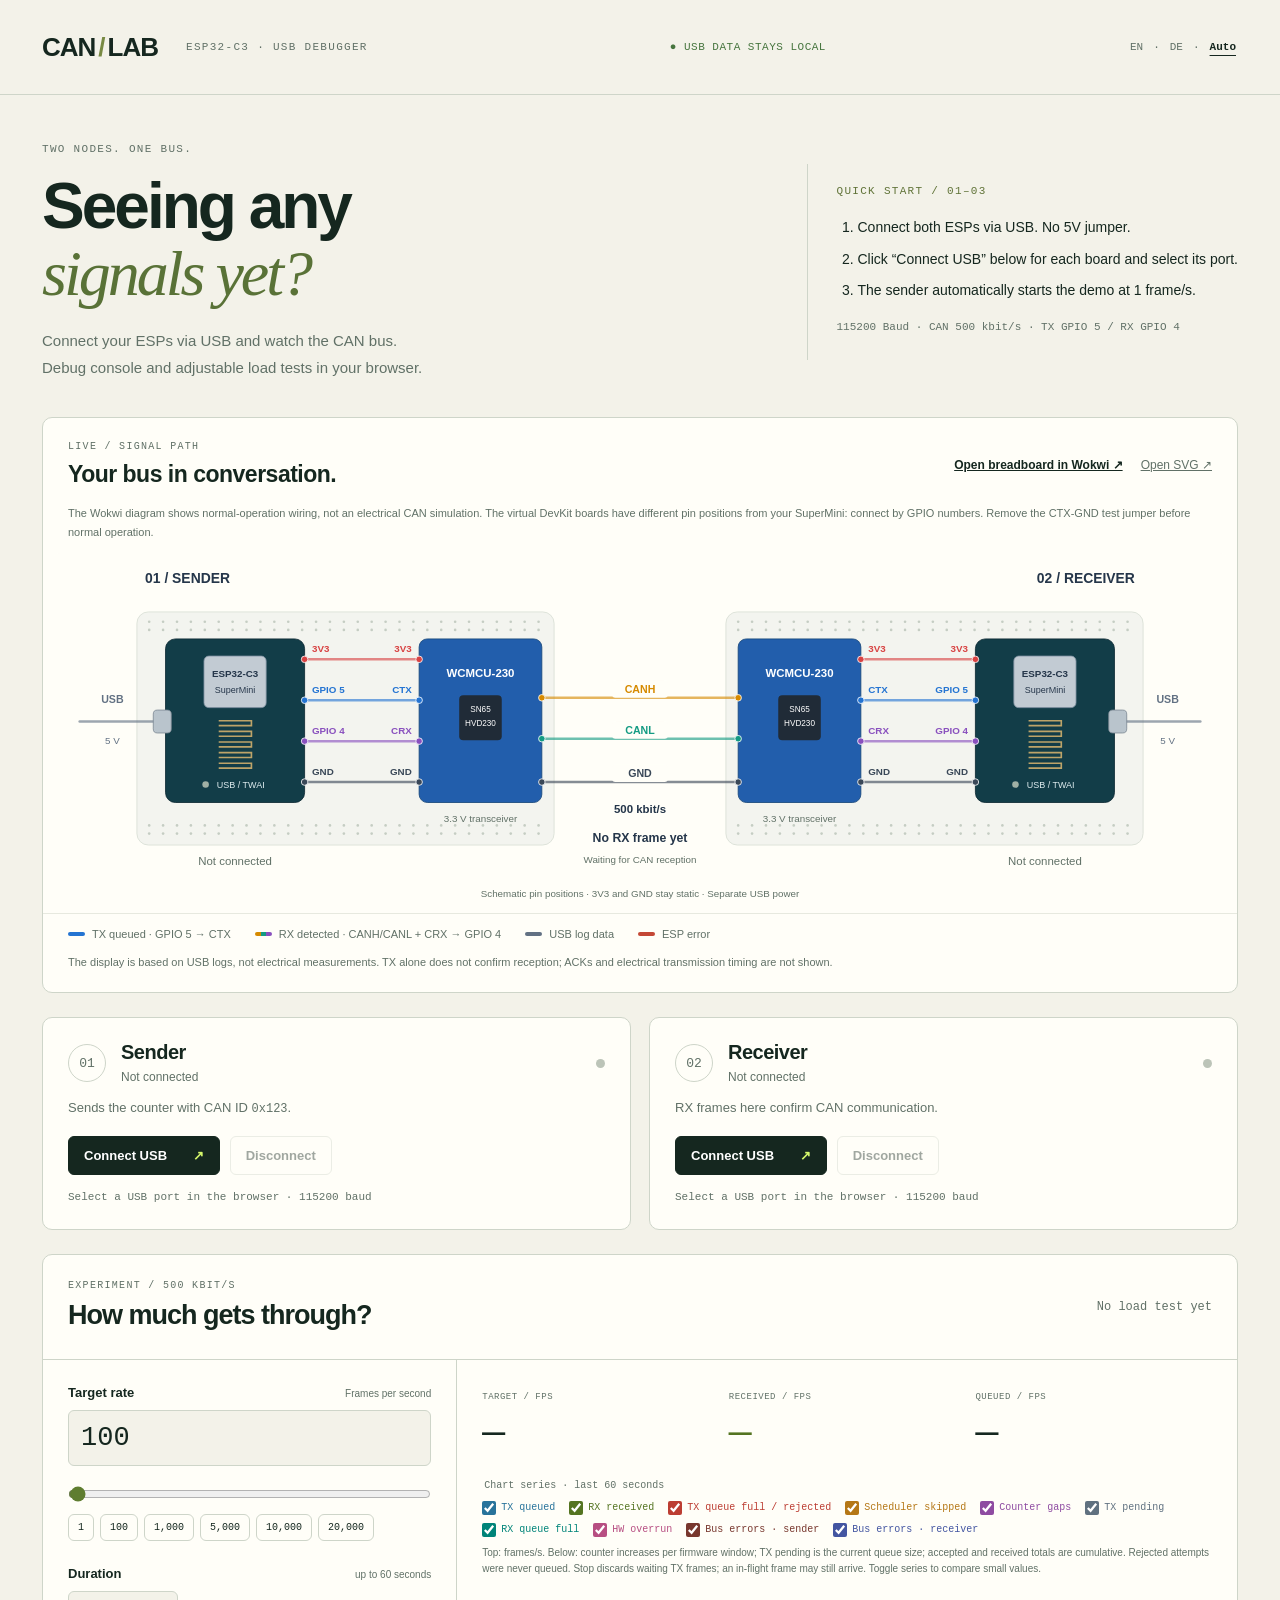
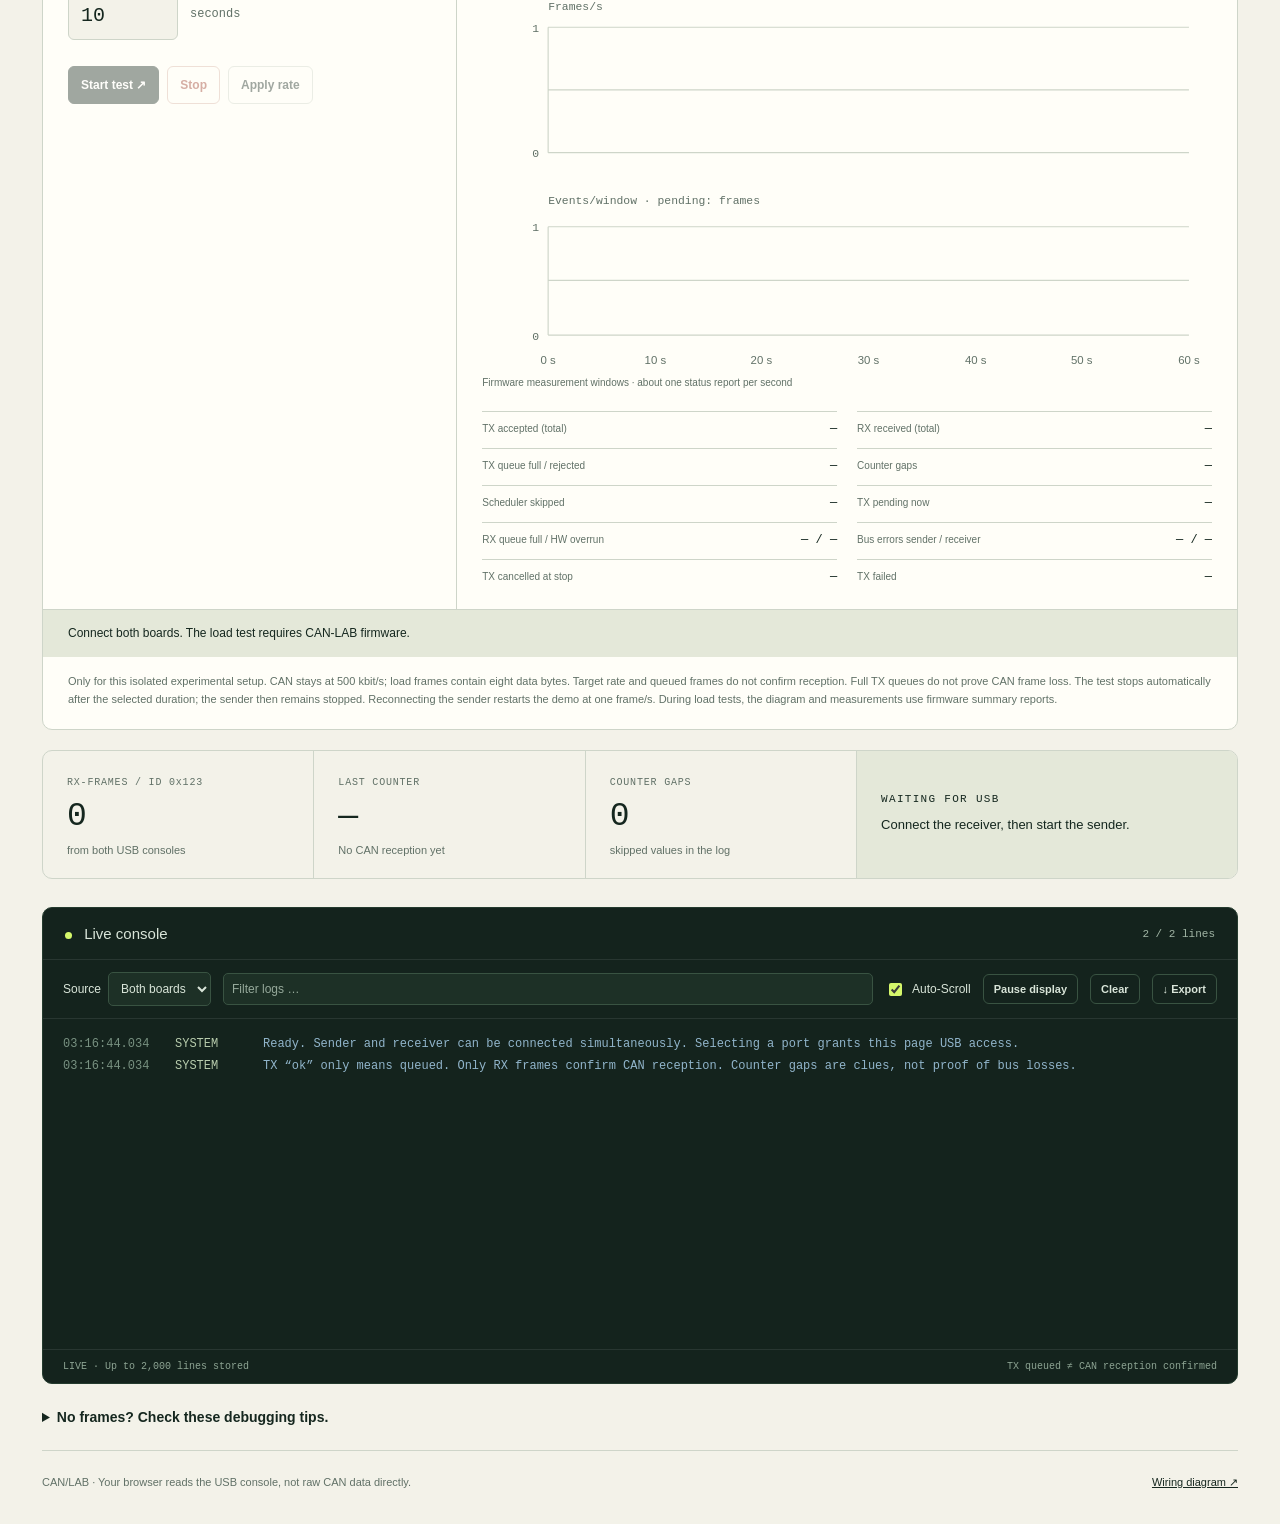
<file: index.html>
<!doctype html>
<html lang="en">
<head>
  <meta charset="UTF-8"><meta name="viewport" content="width=device-width,initial-scale=1">
  <title>CAN/LAB — USB Debug Console &amp; CAN Load Tests</title>
  <meta name="description" content="Connect two ESP32-C3 boards, watch CAN traffic, and run adjustable load tests directly in your browser with Web Serial.">
  <link rel="canonical" href="https://canlab.andrelademann.de/">
  <meta property="og:type" content="website">
  <meta property="og:site_name" content="CAN/LAB">
  <meta property="og:locale" content="en_US">
  <meta property="og:title" content="CAN/LAB — USB Debug Console &amp; CAN Load Tests">
  <meta property="og:description" content="Connect two ESP32-C3 boards, watch CAN traffic, and run adjustable load tests directly in your browser with Web Serial.">
  <meta property="og:url" content="https://canlab.andrelademann.de/">
  <meta property="og:image" content="https://canlab.andrelademann.de/docs/canlab-opengraph.png">
  <meta property="og:image:type" content="image/png">
  <meta property="og:image:width" content="1731">
  <meta property="og:image:height" content="909">
  <meta property="og:image:alt" content="CAN/LAB: Two nodes. One bus. Two ESP32-C3 boards connected through CAN transceivers.">
  <meta name="twitter:card" content="summary_large_image">
  <meta name="twitter:title" content="CAN/LAB — USB Debug Console &amp; CAN Load Tests">
  <meta name="twitter:description" content="Connect two ESP32-C3 boards, watch CAN traffic, and run adjustable load tests directly in your browser with Web Serial.">
  <meta name="twitter:image" content="https://canlab.andrelademann.de/docs/canlab-opengraph.png">
  <meta name="twitter:image:alt" content="CAN/LAB: Two nodes. One bus. Two ESP32-C3 boards connected through CAN transceivers.">
  <link rel="stylesheet" href="debug/style.css?v=recovery-notice1">
  <script type="module" src="debug/app.mjs?v=recovery-notice1"></script>
  <script type="module" src="debug/pwa.mjs"></script>
  <!-- PWA metadata: generated by scripts/generate_pwa_assets.py -->
  <link rel="manifest" href="./manifest.webmanifest">
  <meta name="theme-color" content="#15271f">
  <meta name="mobile-web-app-capable" content="yes">
  <meta name="apple-mobile-web-app-capable" content="yes">
  <meta name="apple-mobile-web-app-title" content="CAN/LAB">
  <meta name="apple-mobile-web-app-status-bar-style" content="default">
  <meta name="msapplication-config" content="./browserconfig.xml">
  <meta name="msapplication-TileColor" content="#15271f">
  <link rel="icon" href="./pwa/icons/favicon.ico" sizes="any">
  <link rel="icon" type="image/png" sizes="16x16" href="./pwa/icons/favicon-16.png">
  <link rel="icon" type="image/png" sizes="32x32" href="./pwa/icons/favicon-32.png">
  <link rel="apple-touch-icon" sizes="152x152" href="./pwa/icons/apple-touch-icon-152.png">
  <link rel="apple-touch-icon" sizes="167x167" href="./pwa/icons/apple-touch-icon-167.png">
  <link rel="apple-touch-icon" sizes="180x180" href="./pwa/icons/apple-touch-icon-180.png">
  <link rel="apple-touch-startup-image" href="./pwa/splash/apple-splash-640x1136.png" media="(device-width: 320px) and (device-height: 568px) and (-webkit-device-pixel-ratio: 2) and (orientation: portrait)">
  <link rel="apple-touch-startup-image" href="./pwa/splash/apple-splash-1136x640.png" media="(device-width: 320px) and (device-height: 568px) and (-webkit-device-pixel-ratio: 2) and (orientation: landscape)">
  <link rel="apple-touch-startup-image" href="./pwa/splash/apple-splash-750x1334.png" media="(device-width: 375px) and (device-height: 667px) and (-webkit-device-pixel-ratio: 2) and (orientation: portrait)">
  <link rel="apple-touch-startup-image" href="./pwa/splash/apple-splash-1334x750.png" media="(device-width: 375px) and (device-height: 667px) and (-webkit-device-pixel-ratio: 2) and (orientation: landscape)">
  <link rel="apple-touch-startup-image" href="./pwa/splash/apple-splash-1242x2208.png" media="(device-width: 414px) and (device-height: 736px) and (-webkit-device-pixel-ratio: 3) and (orientation: portrait)">
  <link rel="apple-touch-startup-image" href="./pwa/splash/apple-splash-2208x1242.png" media="(device-width: 414px) and (device-height: 736px) and (-webkit-device-pixel-ratio: 3) and (orientation: landscape)">
  <link rel="apple-touch-startup-image" href="./pwa/splash/apple-splash-1125x2436.png" media="(device-width: 375px) and (device-height: 812px) and (-webkit-device-pixel-ratio: 3) and (orientation: portrait)">
  <link rel="apple-touch-startup-image" href="./pwa/splash/apple-splash-2436x1125.png" media="(device-width: 375px) and (device-height: 812px) and (-webkit-device-pixel-ratio: 3) and (orientation: landscape)">
  <link rel="apple-touch-startup-image" href="./pwa/splash/apple-splash-828x1792.png" media="(device-width: 414px) and (device-height: 896px) and (-webkit-device-pixel-ratio: 2) and (orientation: portrait)">
  <link rel="apple-touch-startup-image" href="./pwa/splash/apple-splash-1792x828.png" media="(device-width: 414px) and (device-height: 896px) and (-webkit-device-pixel-ratio: 2) and (orientation: landscape)">
  <link rel="apple-touch-startup-image" href="./pwa/splash/apple-splash-1242x2688.png" media="(device-width: 414px) and (device-height: 896px) and (-webkit-device-pixel-ratio: 3) and (orientation: portrait)">
  <link rel="apple-touch-startup-image" href="./pwa/splash/apple-splash-2688x1242.png" media="(device-width: 414px) and (device-height: 896px) and (-webkit-device-pixel-ratio: 3) and (orientation: landscape)">
  <link rel="apple-touch-startup-image" href="./pwa/splash/apple-splash-1080x2340.png" media="(device-width: 360px) and (device-height: 780px) and (-webkit-device-pixel-ratio: 3) and (orientation: portrait)">
  <link rel="apple-touch-startup-image" href="./pwa/splash/apple-splash-2340x1080.png" media="(device-width: 360px) and (device-height: 780px) and (-webkit-device-pixel-ratio: 3) and (orientation: landscape)">
  <link rel="apple-touch-startup-image" href="./pwa/splash/apple-splash-1170x2532.png" media="(device-width: 390px) and (device-height: 844px) and (-webkit-device-pixel-ratio: 3) and (orientation: portrait)">
  <link rel="apple-touch-startup-image" href="./pwa/splash/apple-splash-2532x1170.png" media="(device-width: 390px) and (device-height: 844px) and (-webkit-device-pixel-ratio: 3) and (orientation: landscape)">
  <link rel="apple-touch-startup-image" href="./pwa/splash/apple-splash-1179x2556.png" media="(device-width: 393px) and (device-height: 852px) and (-webkit-device-pixel-ratio: 3) and (orientation: portrait)">
  <link rel="apple-touch-startup-image" href="./pwa/splash/apple-splash-2556x1179.png" media="(device-width: 393px) and (device-height: 852px) and (-webkit-device-pixel-ratio: 3) and (orientation: landscape)">
  <link rel="apple-touch-startup-image" href="./pwa/splash/apple-splash-1206x2622.png" media="(device-width: 402px) and (device-height: 874px) and (-webkit-device-pixel-ratio: 3) and (orientation: portrait)">
  <link rel="apple-touch-startup-image" href="./pwa/splash/apple-splash-2622x1206.png" media="(device-width: 402px) and (device-height: 874px) and (-webkit-device-pixel-ratio: 3) and (orientation: landscape)">
  <link rel="apple-touch-startup-image" href="./pwa/splash/apple-splash-1260x2736.png" media="(device-width: 420px) and (device-height: 912px) and (-webkit-device-pixel-ratio: 3) and (orientation: portrait)">
  <link rel="apple-touch-startup-image" href="./pwa/splash/apple-splash-2736x1260.png" media="(device-width: 420px) and (device-height: 912px) and (-webkit-device-pixel-ratio: 3) and (orientation: landscape)">
  <link rel="apple-touch-startup-image" href="./pwa/splash/apple-splash-1284x2778.png" media="(device-width: 428px) and (device-height: 926px) and (-webkit-device-pixel-ratio: 3) and (orientation: portrait)">
  <link rel="apple-touch-startup-image" href="./pwa/splash/apple-splash-2778x1284.png" media="(device-width: 428px) and (device-height: 926px) and (-webkit-device-pixel-ratio: 3) and (orientation: landscape)">
  <link rel="apple-touch-startup-image" href="./pwa/splash/apple-splash-1290x2796.png" media="(device-width: 430px) and (device-height: 932px) and (-webkit-device-pixel-ratio: 3) and (orientation: portrait)">
  <link rel="apple-touch-startup-image" href="./pwa/splash/apple-splash-2796x1290.png" media="(device-width: 430px) and (device-height: 932px) and (-webkit-device-pixel-ratio: 3) and (orientation: landscape)">
  <link rel="apple-touch-startup-image" href="./pwa/splash/apple-splash-1320x2868.png" media="(device-width: 440px) and (device-height: 956px) and (-webkit-device-pixel-ratio: 3) and (orientation: portrait)">
  <link rel="apple-touch-startup-image" href="./pwa/splash/apple-splash-2868x1320.png" media="(device-width: 440px) and (device-height: 956px) and (-webkit-device-pixel-ratio: 3) and (orientation: landscape)">
  <link rel="apple-touch-startup-image" href="./pwa/splash/apple-splash-1536x2048.png" media="(device-width: 768px) and (device-height: 1024px) and (-webkit-device-pixel-ratio: 2) and (orientation: portrait)">
  <link rel="apple-touch-startup-image" href="./pwa/splash/apple-splash-2048x1536.png" media="(device-width: 768px) and (device-height: 1024px) and (-webkit-device-pixel-ratio: 2) and (orientation: landscape)">
  <link rel="apple-touch-startup-image" href="./pwa/splash/apple-splash-1620x2160.png" media="(device-width: 810px) and (device-height: 1080px) and (-webkit-device-pixel-ratio: 2) and (orientation: portrait)">
  <link rel="apple-touch-startup-image" href="./pwa/splash/apple-splash-2160x1620.png" media="(device-width: 810px) and (device-height: 1080px) and (-webkit-device-pixel-ratio: 2) and (orientation: landscape)">
  <link rel="apple-touch-startup-image" href="./pwa/splash/apple-splash-1640x2360.png" media="(device-width: 820px) and (device-height: 1180px) and (-webkit-device-pixel-ratio: 2) and (orientation: portrait)">
  <link rel="apple-touch-startup-image" href="./pwa/splash/apple-splash-2360x1640.png" media="(device-width: 820px) and (device-height: 1180px) and (-webkit-device-pixel-ratio: 2) and (orientation: landscape)">
  <link rel="apple-touch-startup-image" href="./pwa/splash/apple-splash-1668x2224.png" media="(device-width: 834px) and (device-height: 1112px) and (-webkit-device-pixel-ratio: 2) and (orientation: portrait)">
  <link rel="apple-touch-startup-image" href="./pwa/splash/apple-splash-2224x1668.png" media="(device-width: 834px) and (device-height: 1112px) and (-webkit-device-pixel-ratio: 2) and (orientation: landscape)">
  <link rel="apple-touch-startup-image" href="./pwa/splash/apple-splash-1668x2388.png" media="(device-width: 834px) and (device-height: 1194px) and (-webkit-device-pixel-ratio: 2) and (orientation: portrait)">
  <link rel="apple-touch-startup-image" href="./pwa/splash/apple-splash-2388x1668.png" media="(device-width: 834px) and (device-height: 1194px) and (-webkit-device-pixel-ratio: 2) and (orientation: landscape)">
  <link rel="apple-touch-startup-image" href="./pwa/splash/apple-splash-1668x2420.png" media="(device-width: 834px) and (device-height: 1210px) and (-webkit-device-pixel-ratio: 2) and (orientation: portrait)">
  <link rel="apple-touch-startup-image" href="./pwa/splash/apple-splash-2420x1668.png" media="(device-width: 834px) and (device-height: 1210px) and (-webkit-device-pixel-ratio: 2) and (orientation: landscape)">
  <link rel="apple-touch-startup-image" href="./pwa/splash/apple-splash-1488x2266.png" media="(device-width: 744px) and (device-height: 1133px) and (-webkit-device-pixel-ratio: 2) and (orientation: portrait)">
  <link rel="apple-touch-startup-image" href="./pwa/splash/apple-splash-2266x1488.png" media="(device-width: 744px) and (device-height: 1133px) and (-webkit-device-pixel-ratio: 2) and (orientation: landscape)">
  <link rel="apple-touch-startup-image" href="./pwa/splash/apple-splash-2064x2752.png" media="(device-width: 1032px) and (device-height: 1376px) and (-webkit-device-pixel-ratio: 2) and (orientation: portrait)">
  <link rel="apple-touch-startup-image" href="./pwa/splash/apple-splash-2752x2064.png" media="(device-width: 1032px) and (device-height: 1376px) and (-webkit-device-pixel-ratio: 2) and (orientation: landscape)">
  <link rel="apple-touch-startup-image" href="./pwa/splash/apple-splash-2048x2732.png" media="(device-width: 1024px) and (device-height: 1366px) and (-webkit-device-pixel-ratio: 2) and (orientation: portrait)">
  <link rel="apple-touch-startup-image" href="./pwa/splash/apple-splash-2732x2048.png" media="(device-width: 1024px) and (device-height: 1366px) and (-webkit-device-pixel-ratio: 2) and (orientation: landscape)">
  <!-- End PWA metadata -->
</head>
<body>
  <header><a class="wordmark" href="./">CAN<span>/</span>LAB</a><span class="edition">ESP32-C3 · USB DEBUGGER</span><span class="local">● USB DATA STAYS LOCAL</span><nav class="language-menu" aria-label="Language"><button type="button" data-language="en" lang="en" aria-pressed="false">EN</button><span aria-hidden="true">·</span><button type="button" data-language="de" lang="de" aria-pressed="false">DE</button><span aria-hidden="true">·</span><button type="button" data-language="auto" aria-pressed="true">Auto</button></nav></header>
  <main>
    <section class="intro"><div><p class="eyebrow">TWO NODES. ONE BUS.</p><h1>Seeing any<br><em>signals yet?</em></h1><p class="lede">Connect your ESPs via USB and watch the CAN bus.<br>Debug console and adjustable load tests in your browser.</p></div><aside class="setup"><span class="step">QUICK START / 01–03</span><ol><li>Connect both ESPs via USB. No 5V jumper.</li><li>Click “Connect USB” below for each board and select its port.</li><li>The sender automatically starts the demo at 1 frame/s.</li></ol><p>115200 Baud · CAN 500 kbit/s · TX GPIO 5 / RX GPIO 4</p></aside></section>
    <div id="compatibility" class="notice" role="status" hidden></div>
    <section class="communication" aria-labelledby="communication-title">
      <div class="communication-heading"><div><p class="eyebrow">LIVE / SIGNAL PATH</p><h2 id="communication-title">Your bus in conversation.</h2></div><nav class="communication-links" aria-label="Signal and wiring diagrams"><a href="https://wokwi.com/projects/478383260674919425" target="_blank" rel="noopener noreferrer">Open breadboard in Wokwi ↗</a><a href="./docs/canbus-communication.svg?v=builtin-termination" target="_blank" rel="noopener">Open SVG ↗</a></nav></div>
      <p class="wiring-note">The Wokwi diagram shows normal-operation wiring, not an electrical CAN simulation. The virtual DevKit boards have different pin positions from your SuperMini: connect by GPIO numbers. Remove the CTX-GND test jumper before normal operation.</p>
      <div id="communication-diagram" class="communication-diagram" tabindex="0" role="region" aria-label="Signal path between sender and receiver; scroll horizontally if needed">Loading signal diagram …</div>
      <div class="signal-legend" aria-label="Meaning of wire highlights"><span><i class="key tx"></i> TX queued · GPIO 5 → CTX</span><span><i class="key rx"></i> RX detected · CANH/CANL + CRX → GPIO 4</span><span><i class="key usb"></i> USB log data</span><span><i class="key error"></i> ESP error</span></div>
      <p class="signal-note">The display is based on USB logs, not electrical measurements. TX alone does not confirm reception; ACKs and electrical transmission timing are not shown.</p>
    </section>
    <section class="devices" aria-label="USB connections">
      <article class="device" data-device="sender"><div class="device-heading"><span class="number">01</span><div><h2>Sender</h2><span class="device-state">Not connected</span></div><span class="status-dot"></span></div><p>Sends the counter with CAN ID <code>0x123</code>.</p><div class="actions"><button class="connect primary">Connect USB <span>↗</span></button><button class="disconnect" disabled>Disconnect</button></div><p class="device-info">Select a USB port in the browser · 115200 baud</p></article>
      <article class="device" data-device="receiver"><div class="device-heading"><span class="number">02</span><div><h2>Receiver</h2><span class="device-state">Not connected</span></div><span class="status-dot"></span></div><p>RX frames here confirm CAN communication.</p><div class="actions"><button class="connect primary">Connect USB <span>↗</span></button><button class="disconnect" disabled>Disconnect</button></div><p class="device-info">Select a USB port in the browser · 115200 baud</p></article>
    </section>
    <section id="load-test" class="load-test" aria-labelledby="load-title">
      <div class="load-heading"><div><p class="eyebrow">EXPERIMENT / 500 KBIT/S</p><h2 id="load-title">How much gets through?</h2></div><span id="load-elapsed">No load test yet</span></div>
      <div class="load-layout">
        <div class="load-controls">
          <label for="load-rate">Target rate <span>Frames per second</span></label>
          <input id="load-rate" type="number" min="1" max="20000" step="1" value="100" inputmode="numeric">
          <label class="sr-only" for="load-slider">Target rate slider</label><input id="load-slider" type="range" min="5" max="20000" step="5" value="100">
          <div class="load-presets" aria-label="Frame rate presets"><button data-load-rate="1">1</button><button data-load-rate="100">100</button><button data-load-rate="1000">1,000</button><button data-load-rate="5000">5,000</button><button data-load-rate="10000">10,000</button><button data-load-rate="20000">20,000</button></div>
          <label for="load-duration">Duration <span>up to 60 seconds</span></label><div class="load-duration"><input id="load-duration" type="number" min="1" max="60" step="1" value="10" inputmode="numeric"><span>seconds</span></div>
          <div class="load-actions"><button id="load-start" class="primary" disabled>Start test ↗</button><button id="load-stop" class="load-stop" disabled>Stop</button><button id="load-rate-apply" disabled>Apply rate</button></div>
        </div>
        <div class="load-results">
          <div class="load-rates"><div><span>TARGET / FPS</span><strong id="load-target">—</strong></div><div class="measured"><span>RECEIVED / FPS</span><strong id="load-actual">—</strong></div><div><span>QUEUED / FPS</span><strong id="load-queued-rate">—</strong></div></div>
          <p id="can-recovery-notice" class="can-recovery-notice" role="status" hidden></p>
          <fieldset class="load-chart-legend"><legend>Chart series · last 60 seconds</legend><label style="--series-color:#28739b"><input type="checkbox" data-chart-series value="sender" checked><span>TX queued</span></label><label style="--series-color:#547421"><input type="checkbox" data-chart-series value="receiver" checked><span>RX received</span></label><label style="--series-color:#bc3d32"><input type="checkbox" data-chart-series value="rejected" checked><span>TX queue full / rejected</span></label><label style="--series-color:#b57716"><input type="checkbox" data-chart-series value="skipped" checked><span>Scheduler skipped</span></label><label style="--series-color:#8e4ba1"><input type="checkbox" data-chart-series value="gaps" checked><span>Counter gaps</span></label><label style="--series-color:#607180"><input type="checkbox" data-chart-series value="pending" checked><span>TX pending</span></label><label style="--series-color:#008479"><input type="checkbox" data-chart-series value="missed" checked><span>RX queue full</span></label><label style="--series-color:#b74e82"><input type="checkbox" data-chart-series value="overrun" checked><span>HW overrun</span></label><label style="--series-color:#78372e"><input type="checkbox" data-chart-series value="tx_errors" checked><span>Bus errors · sender</span></label><label style="--series-color:#4355a1"><input type="checkbox" data-chart-series value="rx_errors" checked><span>Bus errors · receiver</span></label></fieldset>
          <p class="load-chart-help">Top: frames/s. Below: counter increases per firmware window; TX pending is the current queue size; accepted and received totals are cumulative. Rejected attempts were never queued. Stop discards waiting TX frames; an in-flight frame may still arrive. Toggle series to compare small values.</p>
          <div class="load-chart-scroll" tabindex="0" role="region" aria-label="CAN time chart; scroll horizontally on small screens"><svg class="load-chart" viewBox="0 0 640 335" role="img" aria-labelledby="load-chart-title load-chart-desc">
            <title id="load-chart-title">CAN throughput, queues and errors over time</title><desc id="load-chart-desc">Last 60 seconds on a shared time axis. Upper plot: queued and received frames per second. Lower plot: increases in rejected frames, scheduler skips, counter gaps, RX queue full, hardware overruns and bus errors per firmware measurement window; pending frames are the current queue size. Each series can be toggled. Missing reports remain gaps. Hover over a point for its value and measurement window.</desc>
            <path d="M58 30H620 M58 85H620 M58 140H620 M58 30V140 M58 205H620 M58 252H620 M58 300H620 M58 205V300" class="load-axis"/>
            <text x="58" y="15" class="load-chart-label">Frames/s</text><text id="load-chart-max" x="50" y="34" text-anchor="end" class="load-chart-label">1</text><text x="50" y="144" text-anchor="end" class="load-chart-label">0</text>
            <g class="load-chart-label" text-anchor="middle"><text x="58" y="325" data-chart-second="0">0 s</text><text x="152" y="325" data-chart-second="10">10 s</text><text x="245" y="325" data-chart-second="20">20 s</text><text x="339" y="325" data-chart-second="30">30 s</text><text x="433" y="325" data-chart-second="40">40 s</text><text x="526" y="325" data-chart-second="50">50 s</text><text x="620" y="325" data-chart-second="60">60 s</text></g>
            <text x="58" y="185" class="load-chart-label">Events/window · pending: frames</text><text id="load-diagnostic-max" x="50" y="209" text-anchor="end" class="load-chart-label">1</text><text x="50" y="304" text-anchor="end" class="load-chart-label">0</text>
<path data-chart-path="sender" id="load-tx-line" class="load-series-line" style="stroke:#28739b;stroke-dasharray:5 3"/><path data-chart-path="receiver" id="load-rx-line" class="load-series-line" style="stroke:#547421;stroke-dasharray:none"/><path data-chart-path="rejected" class="load-series-line" style="stroke:#bc3d32;stroke-dasharray:5 3"/><path data-chart-path="skipped" class="load-series-line" style="stroke:#b57716;stroke-dasharray:none"/><path data-chart-path="gaps" class="load-series-line" style="stroke:#8e4ba1;stroke-dasharray:5 3"/><path data-chart-path="pending" class="load-series-line" style="stroke:#607180;stroke-dasharray:none"/><path data-chart-path="missed" class="load-series-line" style="stroke:#008479;stroke-dasharray:5 3"/><path data-chart-path="overrun" class="load-series-line" style="stroke:#b74e82;stroke-dasharray:none"/><path data-chart-path="tx_errors" class="load-series-line" style="stroke:#78372e;stroke-dasharray:5 3"/><path data-chart-path="rx_errors" class="load-series-line" style="stroke:#4355a1;stroke-dasharray:none"/><g id="load-chart-points"/>
          </svg></div>
          <div id="load-chart-tooltip" class="load-chart-tooltip" role="tooltip" hidden></div>
          <p id="load-freshness" class="load-freshness">Firmware measurement windows · about one status report per second</p>
          <dl class="load-counters"><div><dt>TX accepted (total)</dt><dd id="load-queued">—</dd></div><div><dt>RX received (total)</dt><dd id="load-rx-total">—</dd></div><div><dt>TX queue full / rejected</dt><dd id="load-rejected">—</dd></div><div><dt>Counter gaps</dt><dd id="load-gaps">—</dd></div><div><dt>Scheduler skipped</dt><dd id="load-skipped">—</dd></div><div><dt>TX pending now</dt><dd id="load-pending">—</dd></div><div><dt>RX queue full / HW overrun</dt><dd id="load-missed">—</dd></div><div><dt>Bus errors sender / receiver</dt><dd id="load-errors">—</dd></div><div><dt>TX cancelled at stop</dt><dd id="load-cancelled">—</dd></div><div><dt>TX failed</dt><dd id="load-failed">—</dd></div></dl>
        </div>
      </div>
      <p id="load-status" class="load-status" role="status">Connect both boards. The load test requires CAN-LAB firmware.</p>
      <p class="load-note">Only for this isolated experimental setup. CAN stays at 500 kbit/s; load frames contain eight data bytes. Target rate and queued frames do not confirm reception. Full TX queues do not prove CAN frame loss. The test stops automatically after the selected duration; the sender then remains stopped. Reconnecting the sender restarts the demo at one frame/s. During load tests, the diagram and measurements use firmware summary reports.</p>
    </section>
    <section class="telemetry" aria-label="CAN measurements"><div class="metric"><span>RX-FRAMES / ID 0x123</span><strong id="rx-count">0</strong><small>from both USB consoles</small></div><div class="metric"><span>LAST COUNTER</span><strong id="counter">—</strong><small id="last-rx">No CAN reception yet</small></div><div class="metric"><span>COUNTER GAPS</span><strong id="gaps">0</strong><small>skipped values in the log</small></div><div class="bus-state"><span id="bus-label">WAITING FOR USB</span><p id="bus-detail">Connect the receiver, then start the sender.</p></div></section>
    <section class="terminal" aria-labelledby="console-title"><div class="terminal-heading"><h2 id="console-title"><span class="terminal-light"></span> Live console</h2><span id="line-count">0 lines</span></div><div class="toolbar"><label>Source <select id="source"><option value="all">Both boards</option><option value="sender">Sender</option><option value="receiver">Receiver</option><option value="system">System</option></select></label><label class="search-label"><span class="sr-only">Search log</span><input id="search" type="search" placeholder="Filter logs …"></label><label><input id="autoscroll" type="checkbox" checked> Auto-Scroll</label><button id="pause" aria-pressed="false">Pause display</button><button id="clear">Clear</button><button id="export">↓ Export</button></div><div id="console" tabindex="0" aria-label="Serial logs"><div class="empty">Quiet so far.<br><span>Connect a USB port to see live output.</span></div></div><div class="terminal-footer"><span id="capture-state">LIVE · Up to 2,000 lines stored</span><span>TX queued ≠ CAN reception confirmed</span></div></section>
    <details class="help"><summary>No frames? Check these debugging tips.</summary><div class="help-grid"><div><h3>USB connected, no output</h3><p>Briefly press RESET on the ESP, without BOOT. Close other serial monitors. Wrong port? Disconnect and select the other one.</p></div><div><h3>“… waiting for frames”</h3><p>Check CANH ↔ CANH, CANL ↔ CANL and common ground. GPIO 5 → CTX, GPIO 4 → CRX. Power CAN modules at 3.3 V only.</p></div><div><h3>Check termination</h3><p>Disconnect both USB power supplies. The WCMCU-230 modules already include bus termination; no external resistors are needed. Expect about 60 Ω between CANH and CANL.</p></div><div><h3>Sender reports Bus-Off</h3><p>After Bus-Off recovery, the sender resumes the 1-frame/s demo automatically. An interrupted load test stays stopped. Repeated Bus-Off requires checking module power, GPIO connections and the CAN bus. DIAG lines show driver state and error counters; TX_ACK confirms successful CAN transmission with ACK, but not yet reception in the receiver log.</p></div></div></details>
    <footer><span>CAN/LAB · Your browser reads the USB console, not raw CAN data directly.</span><a href="./docs/canbus-breadboard.svg" target="_blank" rel="noopener">Wiring diagram ↗</a></footer>
  </main>
</body>
</html>
</file>
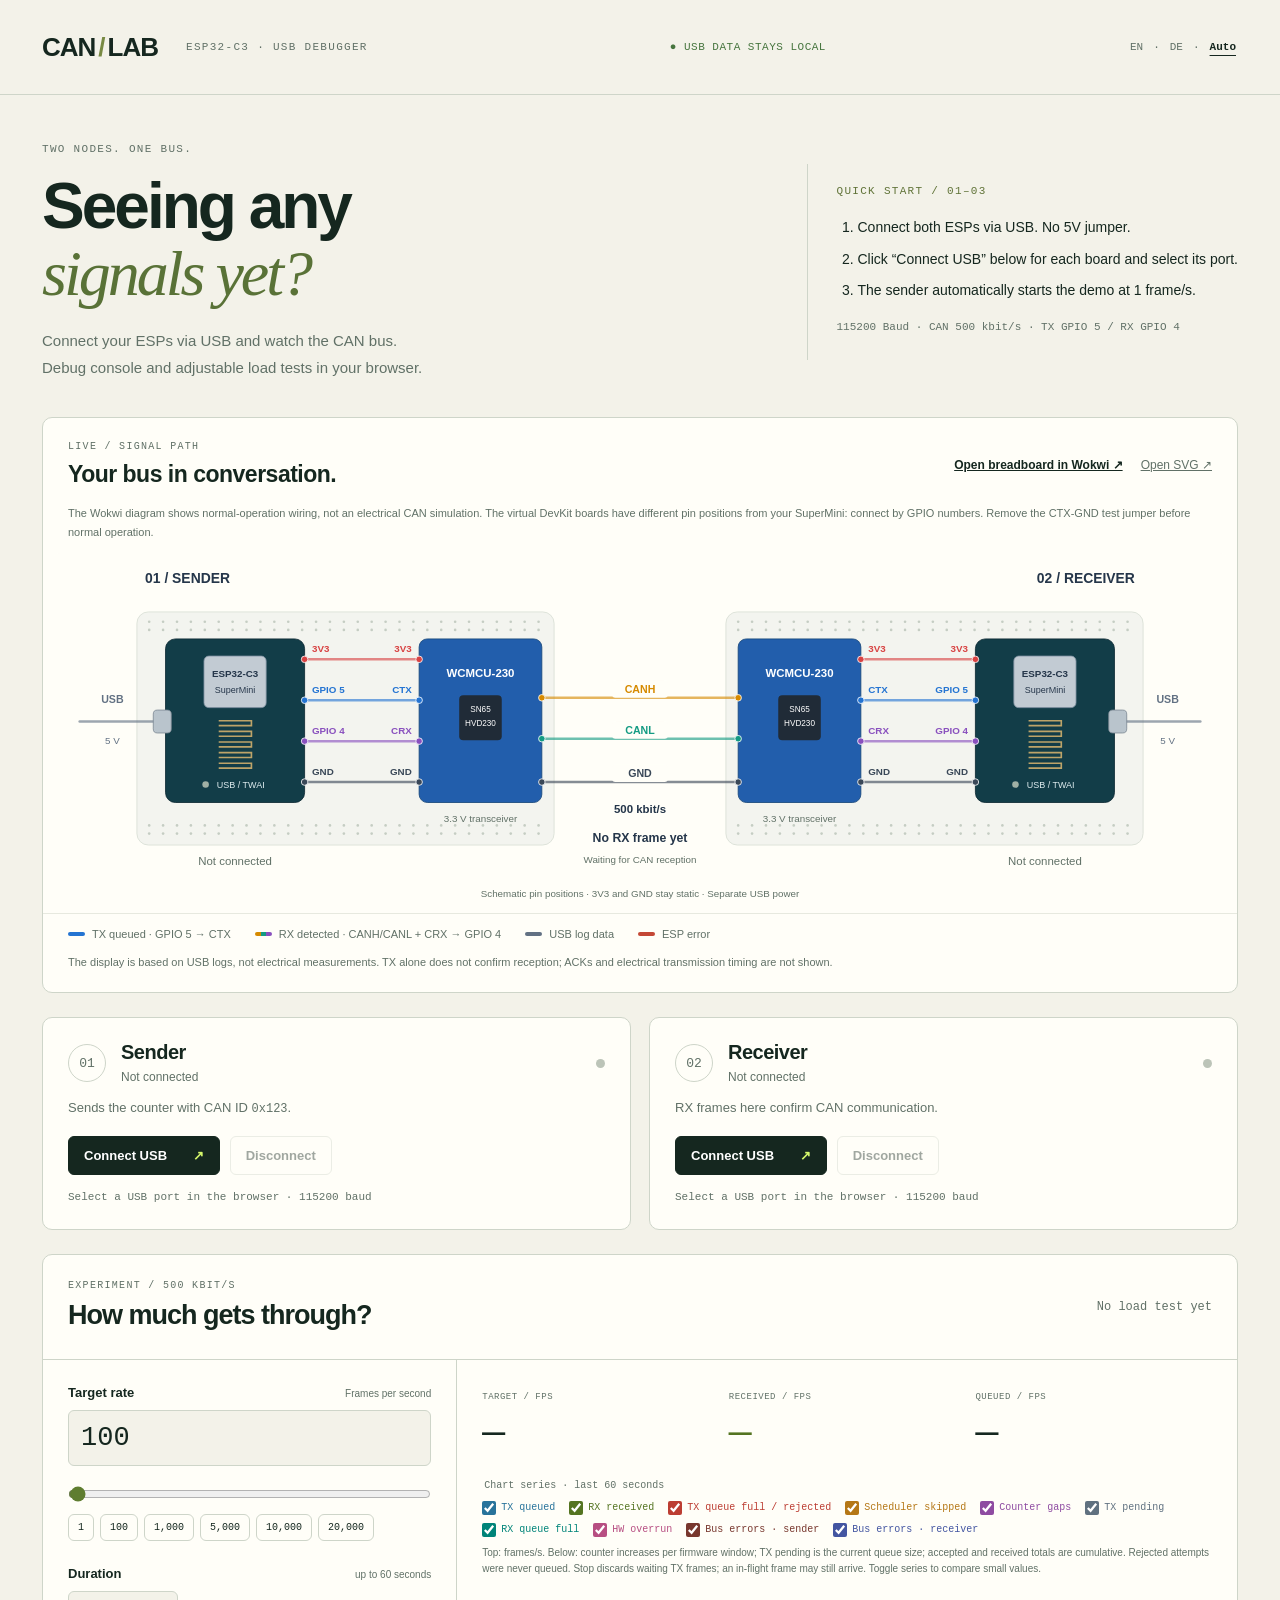
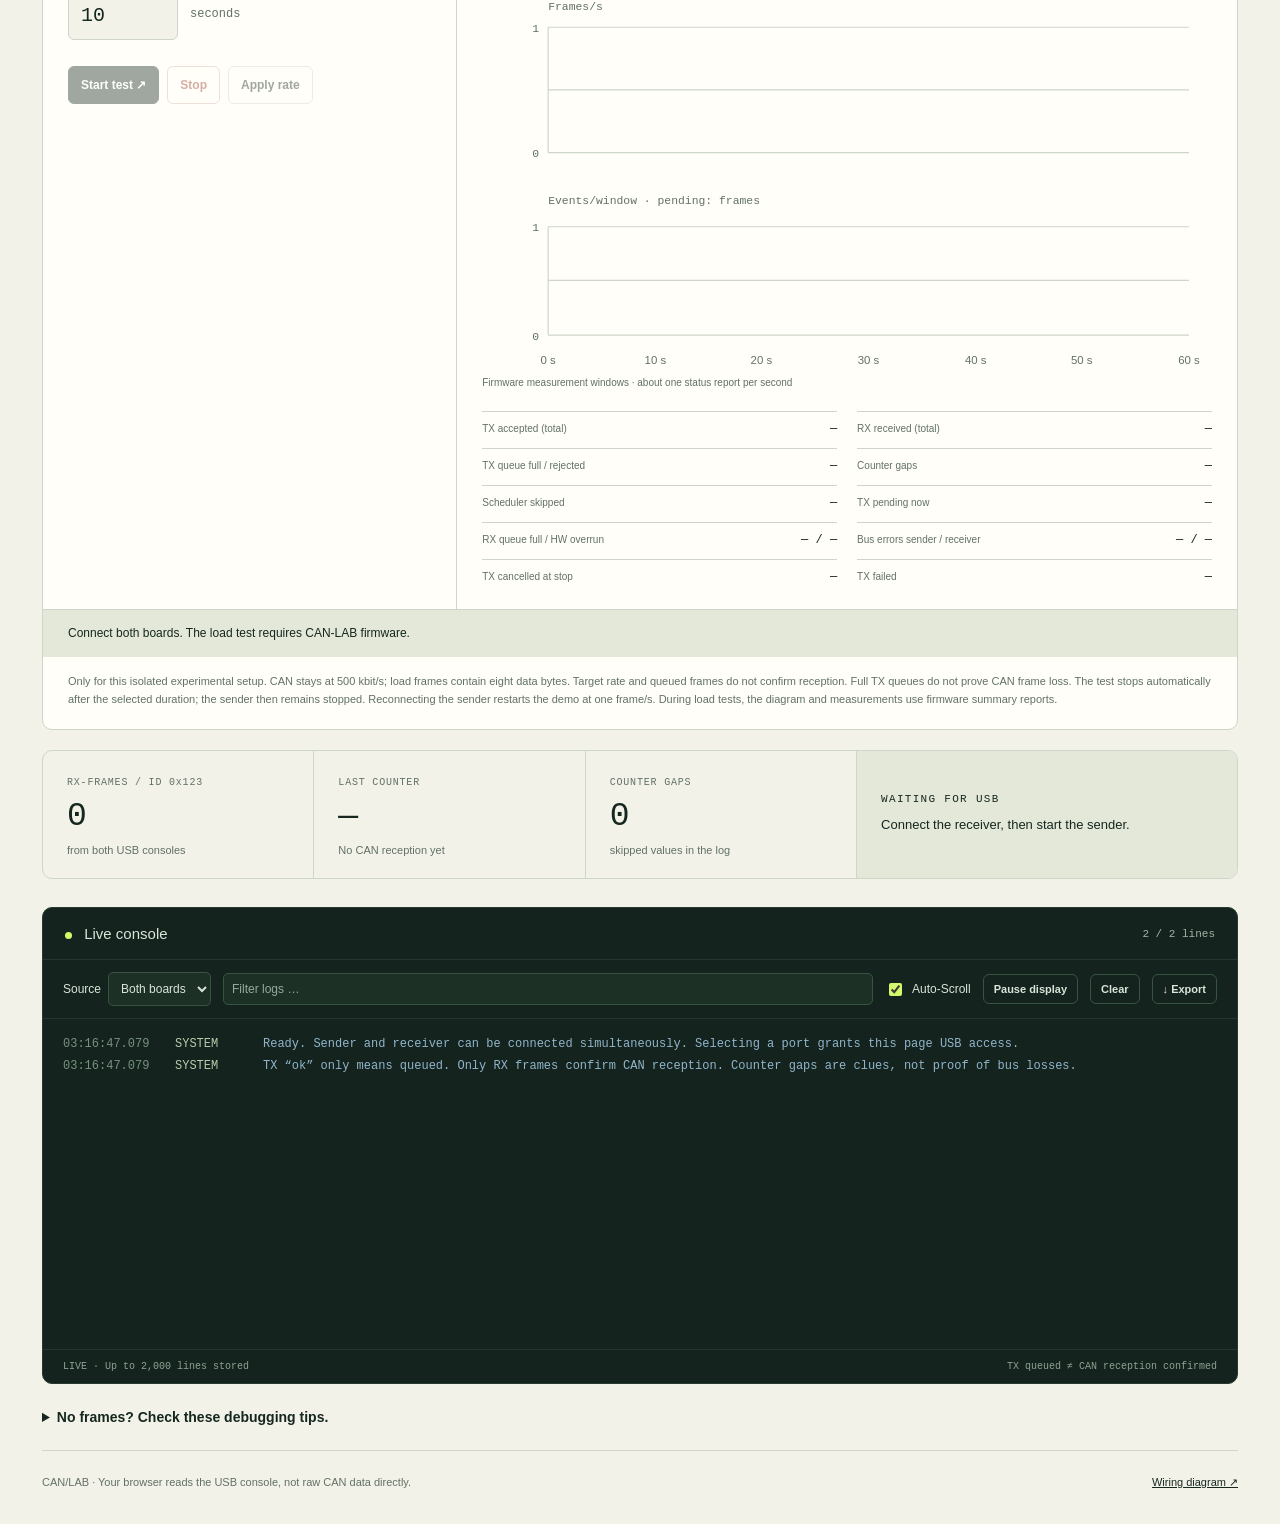
<file: debug/index.html>
<!doctype html>
<html lang="en">
<head>
  <meta charset="UTF-8">
  <meta name="viewport" content="width=device-width,initial-scale=1">
  <title>CAN/LAB</title>
  <link rel="canonical" href="https://canlab.andrelademann.de/">
  <meta http-equiv="refresh" content="0;url=../">
  <script>location.replace(new URL('../', location.href).pathname + location.search + location.hash);</script>
<script type="module" src="i18n.mjs"></script></head>
<body><a href="../">Open CAN/LAB</a></body>
</html>
</file>
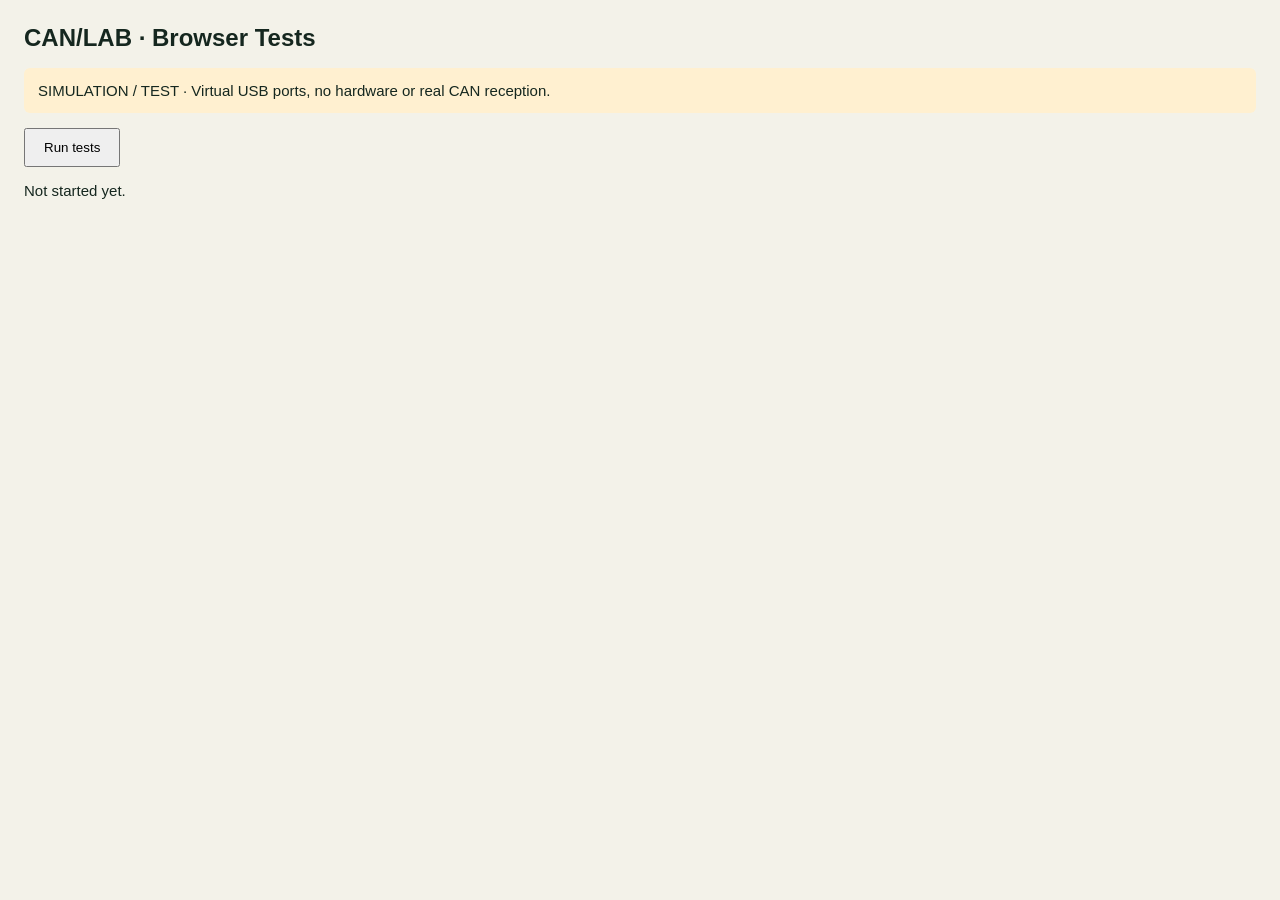
<file: debug/communication.browser.test.html>
<!doctype html>
<html lang="en"><head><meta charset="utf-8"><meta name="viewport" content="width=device-width,initial-scale=1"><title>CAN/LAB · Browser Tests (Simulation)</title><style>
body{font:15px 'Avenir Next',sans-serif;background:#f3f2e9;color:#15271f;margin:24px}h1{font-size:24px}button{padding:10px 18px;cursor:pointer}li{padding:5px}.pass{color:#346429}.fail{color:#b33424}iframe{display:block;height:1050px;border:1px solid #ced5c9;max-width:100%;background:white;margin-top:20px}.test-label{background:#fff0d0;padding:14px;border-radius:6px}
</style><script type="module" src="communication.browser.mjs?v=5"></script></head><body><h1>CAN/LAB · Browser Tests</h1><p class="test-label">SIMULATION / TEST · Virtual USB ports, no hardware or real CAN reception.</p><button id="run">Run tests</button><p id="result" role="status">Not started yet.</p><ol id="results"></ol><div id="fixtures"></div></body></html>
</file>
<file: debug/style.css>
:root{color-scheme:light;--ink:#15271f;--muted:#617167;--paper:#f3f2e9;--line:#ced5c9;--lime:#d5f76b;--mono:'SFMono-Regular',Consolas,'Liberation Mono',monospace}*{box-sizing:border-box}body{margin:0;background:var(--paper);color:var(--ink);font-family:'Avenir Next',Avenir,'Segoe UI',sans-serif}button,input,select{font:inherit}button,a,input,select,summary{touch-action:manipulation}button{cursor:pointer;border:1px solid var(--line);border-radius:6px;background:transparent;padding:11px 15px;font-size:13px;font-weight:600;color:inherit}button:hover:enabled{background:#e5e8da}button:disabled{opacity:.4;cursor:not-allowed}button:focus-visible,a:focus-visible,input:focus-visible,select:focus-visible,summary:focus-visible{outline:3px solid #5f8d20;outline-offset:3px}header{max-width:1344px;margin:auto;height:95px;display:flex;align-items:center;gap:28px;padding:0 42px;border-bottom:1px solid var(--line)}.wordmark{font-size:26px;letter-spacing:-1px;font-weight:850;text-decoration:none;color:var(--ink)}.wordmark span{color:#788a43;padding:0 3px}.edition,.local,.eyebrow,.step,.metric>span,.bus-state>span{font-family:var(--mono);font-size:11px;letter-spacing:1.3px}.edition{color:var(--muted)}.local{margin-left:auto;color:#46753e;letter-spacing:.5px}main{max-width:1344px;margin:auto;padding:0 42px}.intro{display:flex;align-items:center;justify-content:space-between;gap:35px;padding:48px 0 36px}.eyebrow{color:var(--muted);margin:0 0 18px}h1{font-size:clamp(42px,5vw,68px);line-height:1.04;letter-spacing:-3px;margin:0;font-weight:650}h1 em{font-family:Georgia,'Times New Roman',serif;font-weight:400;color:#597237}.lede{font-size:15px;line-height:1.8;color:var(--muted);margin:20px 0 0}.setup{border-left:1px solid var(--line);padding:16px 0 16px 28px;max-width:480px}.step{color:#607338}.setup ol{padding-left:21px;font-size:14px;line-height:2.25}.setup p{font-family:var(--mono);font-size:11px;color:var(--muted)}.devices{display:grid;grid-template-columns:1fr 1fr;gap:18px}.device{background:#fffef8;border:1px solid var(--line);padding:23px 25px;border-radius:10px}.device-heading{display:flex;align-items:center;gap:15px}.number{font-family:var(--mono);font-size:13px;border:1px solid var(--line);border-radius:50%;width:38px;height:38px;display:grid;place-items:center;color:var(--muted)}h2{font-size:20px;letter-spacing:-.5px;margin:0 0 3px}.device-state{font-size:12px;color:var(--muted)}.status-dot{width:9px;height:9px;background:#bcc4b8;border-radius:50%;margin-left:auto}.device.connected .status-dot{background:#489349;box-shadow:0 0 0 5px #48934915}.device>p{font-size:13px;color:var(--muted);line-height:1.5}code{font-family:var(--mono);font-size:12px}.actions{display:flex;gap:10px;margin-top:18px}.primary{background:var(--ink);color:#fff;border-color:var(--ink)}.primary:hover:enabled{background:#34543d}.primary span{padding-left:22px;color:var(--lime)}.device .device-info{font-size:11px;font-family:var(--mono);margin:14px 0 0;overflow-wrap:anywhere}.telemetry{display:grid;grid-template-columns:1fr 1fr 1fr 1.4fr;border:1px solid var(--line);border-radius:10px;margin:20px 0 28px;overflow:hidden}.metric{padding:20px 24px;border-right:1px solid var(--line)}.metric>span{font-size:10px;color:var(--muted);letter-spacing:.8px}.metric strong{display:block;font-family:var(--mono);font-size:33px;font-weight:500;margin:9px 0 5px;letter-spacing:-1px}.metric small{font-size:11px;color:var(--muted)}.bus-state{padding:24px;background:#e4e8d9;display:flex;flex-direction:column;justify-content:center}.bus-state p{font-size:13px;line-height:1.6;margin:10px 0 0}.bus-state.active{background:var(--lime)}.terminal{background:#14231d;border:1px solid #243b2e;border-radius:10px;overflow:hidden;color:#d9e5d9}.terminal-heading{display:flex;align-items:center;justify-content:space-between;padding:17px 22px;border-bottom:1px solid #ffffff16}.terminal-heading h2{font-size:15px;margin:0;font-weight:500;letter-spacing:0}.terminal-light{display:inline-block;width:7px;height:7px;background:var(--lime);border-radius:50%;margin-right:8px}.terminal-heading>span{font:11px var(--mono);color:#a1b5a5}.toolbar{display:flex;align-items:center;gap:12px;flex-wrap:wrap;padding:12px 20px;border-bottom:1px solid #ffffff16;font-size:12px}.toolbar label{display:flex;align-items:center;gap:7px;white-space:nowrap}.toolbar select,.toolbar input[type=search]{color:#d9e5d9;background:#1d3026;border:1px solid #395342;border-radius:5px;padding:8px;min-width:0}.search-label{flex:1;min-width:130px}.search-label input{width:100%}.toolbar input::placeholder{color:#96a99b}.toolbar button{color:#d9e5d9;border-color:#395342;padding:8px 10px;font-size:11px}.toolbar button:hover:enabled{background:#2b4333}.toolbar input[type=checkbox]{accent-color:var(--lime)}#console{height:330px;overflow:auto;padding:14px 20px;font:12px/1.85 var(--mono);scrollbar-color:#49624e #14231d}.log-line{display:grid;grid-template-columns:100px 76px 1fr;gap:12px}.log-time{color:#789181}.log-source{color:#b7cbac}.log-line.rx .log-message{color:#d5f76b}.log-line.error .log-message{color:#ffb49a}.log-line.system .log-message{color:#91b5cb}.log-message{white-space:pre-wrap;overflow-wrap:anywhere;min-width:0}.empty{display:flex;min-height:270px;justify-content:center;align-items:center;flex-direction:column;color:#d9e5d9;font-size:15px;gap:8px;text-align:center}.empty span{color:#91a797;font-size:12px}.terminal-footer{display:flex;justify-content:space-between;gap:12px;padding:11px 20px;border-top:1px solid #ffffff16;color:#8da493;font:10px var(--mono);flex-wrap:wrap}.help{padding:25px 0;border-bottom:1px solid var(--line)}summary{cursor:pointer;font-size:14px;font-weight:600}.help-grid{display:grid;grid-template-columns:1fr 1fr;gap:12px 38px;padding-top:14px}.help h3{font-size:13px}.help p{font-size:13px;color:var(--muted);line-height:1.7}footer{display:flex;gap:20px;justify-content:space-between;padding:25px 0 35px;font-size:11px;color:var(--muted)}footer a{color:var(--ink)}.notice{background:#fff0d0;border:1px solid #d7b671;border-radius:8px;padding:16px 20px;font-size:14px;line-height:1.7;margin:0 0 20px}.notice[hidden]{display:none}.sr-only{position:absolute;width:1px;height:1px;padding:0;overflow:hidden;clip:rect(0,0,0,0)}@media(max-width:800px){header{height:75px;padding:0 20px}.local{display:none}main{padding:0 20px}.intro{display:block;padding-top:32px}.setup{margin-top:28px;padding-top:0;padding-bottom:0}.devices{grid-template-columns:1fr}.telemetry{grid-template-columns:1fr 1fr}.metric:nth-child(2){border-right:0}.metric:nth-child(-n+2){border-bottom:1px solid var(--line)}.metric{padding:18px}.bus-state{padding:18px}.help-grid{grid-template-columns:1fr}.log-line{grid-template-columns:82px 60px 1fr;gap:7px;font-size:11px}#console{padding:12px}footer{flex-direction:column}.edition{font-size:9px;letter-spacing:0}.toolbar{gap:10px;padding:12px}.toolbar .search-label{min-width:150px}}

/* The live signal drawing uses the same palette as the breadboard document. */
.communication{margin:0 0 24px;border:1px solid var(--line);border-radius:10px;background:#fffef8;overflow:hidden}
.communication-heading{display:flex;align-items:center;justify-content:space-between;gap:20px;padding:23px 25px 8px}
.communication-heading .eyebrow{font-size:10px;margin:0 0 9px}
.communication-heading h2{font-size:23px;margin:0}
.communication-heading a{color:var(--muted);font-size:12px;white-space:nowrap}
.communication-links{display:flex;flex-wrap:wrap;justify-content:flex-end;gap:12px 18px}
.communication-links a:first-child{color:var(--ink);font-weight:600}
.wiring-note{font-size:11px;line-height:1.7;color:var(--muted);margin:8px 25px 12px}
.communication-diagram{overflow-x:auto;scrollbar-color:#a7b49e #f3f4ef;padding:0 8px;min-height:120px}
.communication-diagram>svg{display:block;width:100%;min-width:1000px;height:auto}
.diagram-unavailable{padding:28px 25px;font-size:14px;line-height:1.7;color:var(--muted);min-height:0}
.signal-legend{display:flex;flex-wrap:wrap;gap:12px 24px;padding:14px 25px 0;border-top:1px solid #e7e9df;font-size:11px;color:var(--muted)}
.signal-legend>span{display:flex;align-items:center;gap:7px}
.key{display:inline-block;width:17px;height:4px;border-radius:2px;background:#627183;flex-shrink:0}
.key.tx{background:#2474d2}.key.rx{background:linear-gradient(90deg,#d68a00 0 33%,#149b83 33% 66%,#8950be 66%)}.key.error{background:#c44836}
.signal-note{font-size:11px;line-height:1.7;color:var(--muted);margin:13px 25px 20px}
.communication-diagram:focus-visible{outline:3px solid #5f8d20;outline-offset:-3px}
@media(max-width:800px){.communication-heading{padding:20px 18px 8px}.communication-heading h2{font-size:20px}.communication-diagram{padding:0}.signal-legend{padding-left:18px;padding-right:18px;gap:10px 18px}.signal-note{margin-left:18px;margin-right:18px}}
@media(max-width:800px){.communication-heading{align-items:flex-start;flex-direction:column;gap:14px}.communication-links{justify-content:flex-start}.wiring-note{margin-left:18px;margin-right:18px}}

/* Bench controls continue the console's instrument-panel typography. */
.load-test{margin-top:24px;border:1px solid var(--line);border-radius:10px;background:#fffef8;overflow:hidden}
.load-heading{display:flex;align-items:center;justify-content:space-between;gap:20px;padding:25px;border-bottom:1px solid var(--line)}
.load-heading .eyebrow{margin-bottom:9px;font-size:10px}.load-heading h2{font-size:27px;font-weight:600;letter-spacing:-1px}.load-heading>span{font:12px var(--mono);color:var(--muted);white-space:nowrap}
.load-layout{display:grid;grid-template-columns:minmax(260px,.85fr) minmax(0,1.6fr)}
.load-controls{padding:25px;border-right:1px solid var(--line)}.load-controls>label:not(.sr-only){display:flex;justify-content:space-between;gap:10px;align-items:baseline;font-size:13px;font-weight:600}.load-controls label span{font-size:10px;color:var(--muted);font-weight:400}
.load-controls input[type=number]{width:100%;min-width:0;padding:12px;border:1px solid var(--line);background:var(--paper);color:var(--ink);border-radius:6px;font:27px var(--mono);margin:10px 0 8px}
.load-controls input[type=range]{width:100%;accent-color:#5f7d30;margin:12px 0}.load-presets{display:flex;flex-wrap:wrap;gap:6px;margin:0 0 25px}.load-presets button{font:10px var(--mono);padding:7px 9px}.load-duration{display:flex;align-items:center;gap:12px;font:12px var(--mono);color:var(--muted)}.load-duration input[type=number]{max-width:110px;font-size:20px}.load-actions{display:flex;gap:8px;flex-wrap:wrap;margin-top:18px}.load-actions button{font-size:12px;padding:11px 12px}.load-stop{color:#9a3928;border-color:#d9b5a8}.load-stop:hover:enabled{background:#f7e0d6}
.load-results{padding:25px;min-width:0}.load-rates{display:grid;grid-template-columns:repeat(3,minmax(0,1fr));gap:10px}.load-rates span{font:9px var(--mono);color:var(--muted);letter-spacing:.5px}.load-rates strong{display:block;font:clamp(22px,3vw,38px) var(--mono);letter-spacing:-1.5px;margin:9px 0}.load-rates .measured strong{color:#547421}.load-chart{display:block;width:100%;height:auto;min-height:150px;margin-top:10px}.load-axis{stroke:var(--line);fill:none}.load-rx-line{stroke:#547421;stroke-width:2.5;fill:none;stroke-linecap:round;stroke-linejoin:round}.load-freshness{font-size:10px;color:var(--muted);line-height:1.6;margin:0 0 20px}.load-counters{display:grid;grid-template-columns:repeat(2,minmax(0,1fr));gap:12px 20px;margin:0}.load-counters>div{display:flex;align-items:baseline;justify-content:space-between;gap:10px;border-top:1px solid var(--line);padding-top:9px}.load-counters dt{font-size:10px;line-height:1.5;color:var(--muted)}.load-counters dd{margin:0;font:12px var(--mono);white-space:nowrap}.load-status{padding:14px 25px;margin:0;border-top:1px solid var(--line);background:#e4e8d9;font-size:12px;line-height:1.6}.load-test.is-running .load-status{background:var(--lime)}.load-note{font-size:11px;line-height:1.7;color:var(--muted);padding:0 25px;margin:15px 0 20px}
@media(max-width:800px){.load-heading{padding:20px 18px;align-items:flex-start}.load-heading h2{font-size:23px}.load-layout{grid-template-columns:1fr}.load-controls{border-right:0;border-bottom:1px solid var(--line);padding:20px 18px}.load-results{padding:20px 18px}.load-rates strong{font-size:26px}.load-status{padding:14px 18px}.load-note{padding:0 18px}.load-counters{gap:12px}.load-heading>span{font-size:10px}}

.load-tx-line{stroke:#28739b;stroke-width:2.5;stroke-dasharray:5 3;fill:none;stroke-linecap:round;stroke-linejoin:round}.load-tx-dot{fill:#28739b}.load-rx-dot{fill:#547421}.load-chart-label{font:10px var(--mono);fill:var(--muted)}.load-chart-legend{display:flex;flex-wrap:wrap;gap:10px 18px;margin-top:15px;font:10px var(--mono);color:var(--muted)}.load-chart-legend .tx-key{color:#28739b}.load-chart-legend .rx-key{color:#547421}.tx-key:before,.rx-key:before{content:"";display:inline-block;width:15px;border-top:2px dashed currentColor;margin-right:5px;vertical-align:middle}.rx-key:before{border-top-style:solid}


.load-chart-legend{border:0;padding:0;margin:16px 0 8px;display:flex;flex-wrap:wrap;gap:8px 14px;min-width:0}.load-chart-legend legend{font:10px var(--mono);color:var(--muted);margin-bottom:10px}.load-chart-legend label{display:flex;align-items:center;gap:5px;font:10px var(--mono);color:var(--series-color);cursor:pointer}.load-chart-legend input{margin:0;accent-color:var(--series-color);width:14px;height:14px}.load-series-line{fill:none;stroke-width:2;stroke-linecap:round;stroke-linejoin:round}.load-chart-help{font-size:10px;line-height:1.6;color:var(--muted);margin:6px 0}.load-chart{min-height:230px}

.load-chart-scroll{overflow-x:auto;max-width:100%}.load-chart-scroll .load-chart{min-width:640px}

.load-chart{cursor:crosshair}
.load-chart-tooltip{position:fixed;z-index:20;max-width:calc(100vw - 16px);padding:11px 14px;border:1px solid #ffffff26;border-radius:8px;background:#15271f;color:#f3f2e9;box-shadow:0 5px 18px #15271f26;pointer-events:none;font:11px/1.6 var(--mono);font-variant-numeric:tabular-nums}
.load-chart-tooltip[hidden]{display:none}
.chart-tooltip-time{color:#b7c4b8;font-size:10px;margin-bottom:5px}
.chart-tooltip-row{display:flex;align-items:baseline;justify-content:space-between;gap:20px}
.chart-tooltip-row span:before{content:"";display:inline-block;width:7px;height:7px;border-radius:50%;background:var(--series-color);margin-right:7px}
.chart-tooltip-row strong{font-weight:600;text-align:right}

.can-recovery-notice{margin:12px 0;padding:12px 14px;border:1px solid #d7b671;border-left:3px solid #b57716;border-radius:6px;background:#fff0d0;color:#574215;font-size:12px;line-height:1.6}
.can-recovery-notice[hidden]{display:none}
.can-recovery-notice[data-state="recovered"]{background:#e4e8d9;border-color:#a8b795;border-left-color:#547421;color:#263e25}

.language-menu{display:flex;align-items:center;gap:8px;margin-left:auto;font:11px var(--mono);white-space:nowrap}
.language-menu>span{color:var(--muted)}
.language-menu button{min-height:36px;padding:6px 2px;border:0;border-radius:0;background:transparent;color:var(--muted);font:inherit;cursor:pointer;text-underline-offset:5px}
.language-menu button:hover,.language-menu button[aria-pressed="true"]{color:var(--ink);text-decoration:underline}
.language-menu button[aria-pressed="true"]{font-weight:700}
.language-menu button:focus-visible{outline:2px solid var(--ink);outline-offset:3px;border-radius:2px}
@media(max-width:800px){header{height:auto;min-height:75px;flex-wrap:wrap;gap:12px;padding-top:12px;padding-bottom:12px}.language-menu{gap:7px}.log-line{grid-template-columns:82px 72px 1fr}}
</file>
